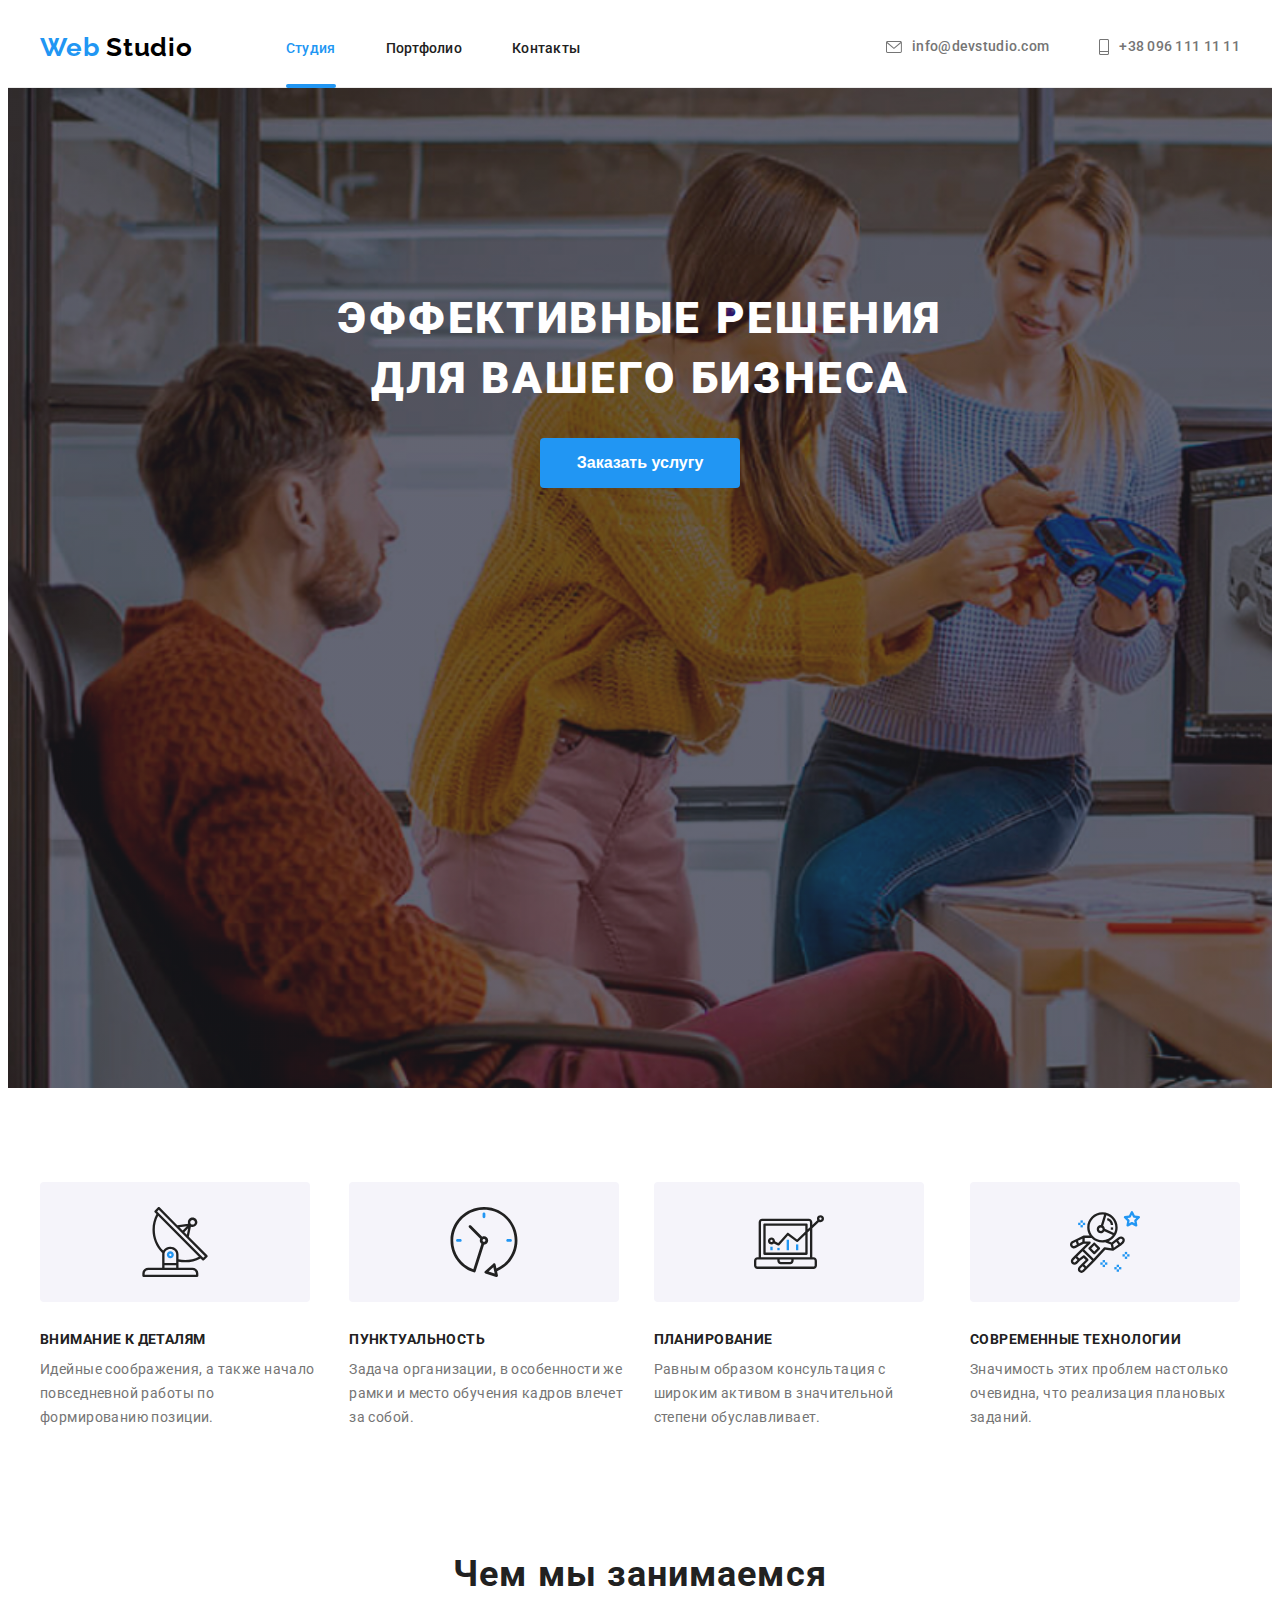
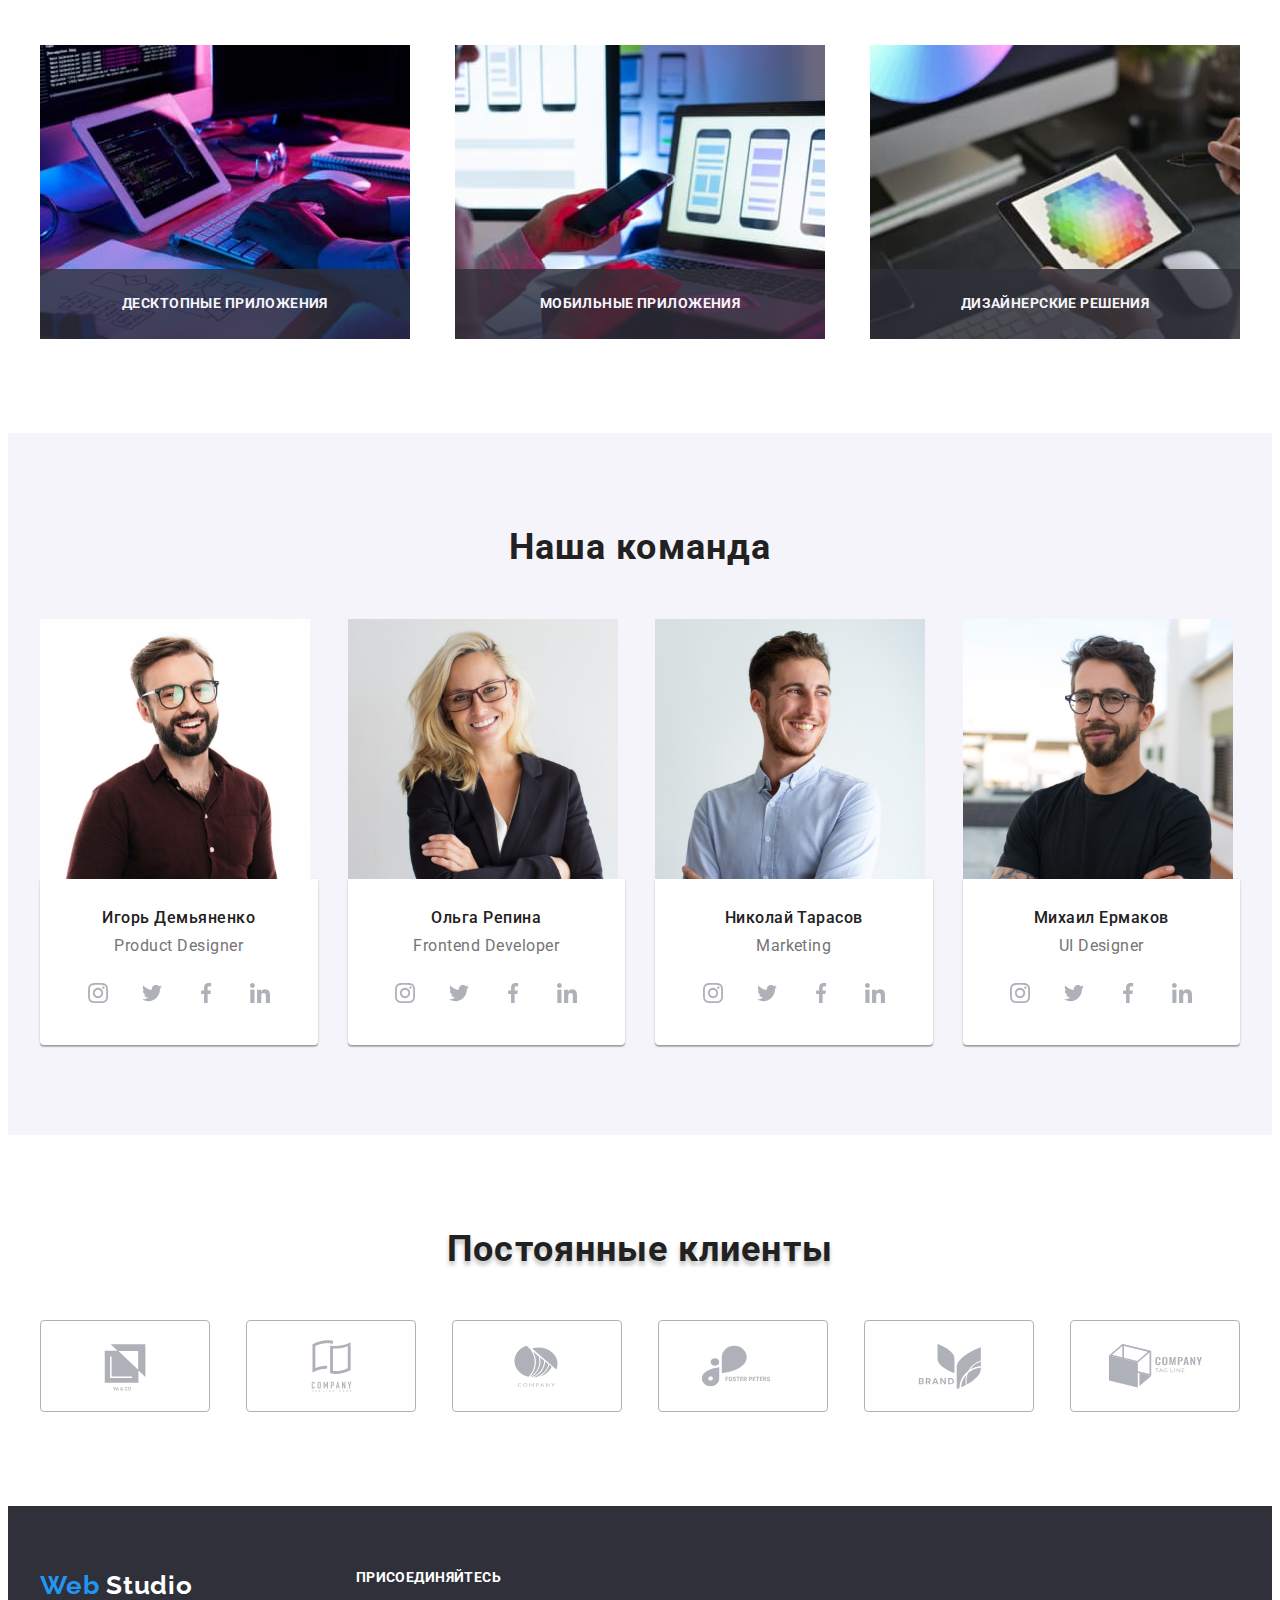
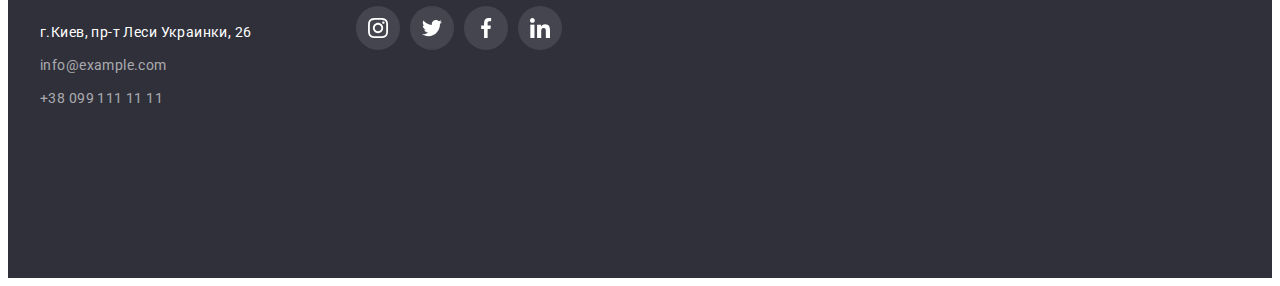
<file: index.html>
<!DOCTYPE html>
<html lang="ru">
  <head>
    <meta charset="UTF-8" />
    <meta http-equiv="X-UA-Compatible" content="IE=edge" />
    <meta name="viewport" content="width=device-width, initial-scale=1.0" />
    <title>Студия</title>
    <link rel="preconnect" href="https://fonts.googleapis.com" />
    <link rel="preconnect" href="https://fonts.gstatic.com" crossorigin />
    <link
      href="https://fonts.googleapis.com/css2?family=Raleway:wght@700&family=Roboto:wght@400;500;700;900&display=swap"
      rel="stylesheet"
    />
    <link
      rel="stylesheet"
      href="https://cdnjs.cloudflare.com/ajax/libs/modern-normalize/1.1.0/modern-normalize.min.css"
      integrity="sha512-wpPYUAdjBVSE4KJnH1VR1HeZfpl1ub8YT/NKx4PuQ5NmX2tKuGu6U/JRp5y+Y8XG2tV+wKQpNHVUX03MfMFn9Q=="
      crossorigin="anonymous"
      referrerpolicy="no-referrer"
    />
    <link rel="stylesheet" href="./css/styles.css" />
  </head>
  <body>
    <!--Header section-->
    <header class="header-page">
      <div class="container header-container">
        <nav class="navigation">
          <a class="logo link" href=""
            >Web<span class="header-logo"> Studio</span></a
          >
          <ul class="navigation-list list">
            <li class="nav-list-item">
              <a class="nav-list link current" href="./index.html">Студия</a>
            </li>
            <li class="nav-list-item">
              <a class="nav-list link" href="./portfolio.html">Портфолио</a>
            </li>
            <li class="nav-list-item">
              <a class="nav-list link" href="">Контакты
                  
              </a>
            </li>
          </ul>
        </nav>
        <a
          class="header-contact header-list link"
          href="mailto:info@devstudio.com"
          >
          <svg class="contact-icon" width="16" height="12">
              <use href="./img/sprite.svg#email"></use>
          </svg>
          info@devstudio.com</a
        ><br />
        <a class="header-list link" href="tel:+380961111111">
          <svg class="contact-icon" width="10" height="16">
              <use href="./img/sprite.svg#phone"></use>
          </svg>
                  +38 096 111 11 11
           </a
        >
      </div>
    </header>
    <!--hero section-->
    <main>
      <section class="hero-section">
        <div class="container">
          <h1 class="main-title">
            ЭФФЕКТИВНЫЕ РЕШЕНИЯ <br />
            ДЛЯ ВАШЕГО БИЗНЕСА
          </h1>
          <button class="main-btn" type="button" data-modal-open>Заказать услугу</button>
        </div>
      </section>
      <!--excellence-->
      <section class="section">
        <div class="container">
        
     <ul class="excellence-list list">
            <li class="excellent-list-item elements-section">
              <div class="excellence-image-list">
              <svg class="excellence-image">
                <use href="./img/sprite.svg#antenna" width="70" height="70"></use>
              </svg>
              </div>
              <h3 class="excellence-title section-title">Внимание к деталям</h3>
              <p class="text-pharagrapher">
                Идейные соображения, а также начало повседневной работы по
                формированию позиции.
              </p>
            </li>
            <li class="excellent-list-item elements-section">
              <div class="excellence-image-list">
              <svg class="excellence-image">
                <use href="./img/sprite.svg#clock" width="70" height="70"></use>
              </svg>
              </div>
              <h3 class="excellence-title section-title">Пунктуальность</h3>
              <p class="text-pharagrapher">
                Задача организации, в особенности же рамки и место обучения
                кадров влечет за собой.
              </p>
            </li>
            <li class="excellent-list-item elements-section">
              <div class="excellence-image-list">
              <svg class="excellence-image">
                <use href="./img/sprite.svg#diagram" width="70" height="70"></use>
              </svg>
              </div>
              <h3 class="excellence-title section-title">Планирование</h3>
              <p class="text-pharagrapher">
                Равным образом консультация с широким активом в значительной
                степени обуславливает.
              </p>
            </li>
            <li class="excellent-list-item elements-section">
              <div class="excellence-image-list">
              <svg class="excellence-image">
                <use href="./img/sprite.svg#astronaut" width="70" height="70"></use>
              </svg>
              </div>
              <h3 class="excellence-title section-title">
                Современные технологии
              </h3>
              <p class="text-pharagrapher">
                Значимость этих проблем настолько очевидна, что реализация
                плановых заданий.
              </p>
            </li>
          </ul>
        </div>
      </section>
      <!--gallery-->
      <section class="gallery-section">
        <div class="container">
          <h2 class="gallery-title title">Чем мы занимаемся</h2>
          <ul class="gallery-list list">
            <li class="gallery-list-item">
              <div class="image-onlay">
              <img
                src="img/laptop.jpg"
                alt="Ноутбук"
                width="370"
                height="294"
              />
              <p class="onlay">Десктопные приложения</p>
              </div>

            </li>
            <li class="gallery-list-item">
              <div class="image-onlay">
              <img
                src="img/telephone.jpg"
                alt="Телефон"
                width="370"
                height="294"
              />
              <p class="onlay">Мобильные приложения</p>
              </div>
            </li>
            <li class="gallery-list-item">
              <div class="image-onlay">
              <img
                src="img/tablet.jpg"
                alt="Планшет"
                width="370"
                height="294"
              />
              <p class="onlay">Дизайнерские решения</p>
</div>
            </li>
          </ul>
        </div>
      </section>
      <!--team-->
      <section class="team-section">
        <div class="container">
          <h2 class="team-section-title section-title title">Наша команда</h2>
          <ul class="team-section-list list list-section">
            <li class="elements-team-section">
              <img
                src="img/demianenko.jpg"
                alt="Игорь Демьяненко"
                width="270"
                height="260"
              />
              <div class="section-item-style">
                <h3 class="title-name section-title">Игорь Демьяненко</h3>
                <p class="text-pharagrapher-picture">Product Designer</p>
                <ul class="social-list list">
                  <li class="social-list-item">
                    <a class="social-list-link link" href="">
                      <svg class="social-list-icon" width="20" height="20">
                        <use href="./img/sprite.svg#instagram"></use>
                      </svg>
                    </a>
                  </li>
                  <li class="social-list-item">
                    <a class="social-list-link" href="">
                      <svg class="social-list-icon" width="20" height="20">
                        <use href="./img/sprite.svg#twitter"></use>
                      </svg>
                    </a>
                  </li>
                  <li class="social-list-item">
                    <a class="social-list-link" href="">
                      <svg class="social-list-icon" width="20" height="20">
                        <use href="./img/sprite.svg#facebook"></use>
                      </svg>
                    </a>
                  </li>
                  <li class="social-list-item">
                    <a class="social-list-link" href="">
                      <svg class="social-list-icon" width="20" height="20">
                        <use href="./img/sprite.svg#linkedin"></use>
                      </svg>
                    </a>
                  </li>
                </ul>
              </div>
            </li>
            <li class="elements-team-section">
              <img
                src="img/repina.jpg"
                alt="Ольга Репина"
                width="270"
                height="260"
              />
              <div class="section-item-style">
                <h3 class="title-name section-title">Ольга Репина</h3>
                <p class="text-pharagrapher-picture">Frontend Developer</p>
                <ul class="social-list list">
                  <li class="social-list-item">
                    <a class="social-list-link link" href="">
                      <svg class="social-list-icon" width="20" height="20">
                        <use href="./img/sprite.svg#instagram"></use>
                      </svg>
                    </a>
                  </li>
                  <li class="social-list-item">
                    <a class="social-list-link" href="">
                      <svg class="social-list-icon" width="20" height="20">
                        <use href="./img/sprite.svg#twitter"></use>
                      </svg>
                    </a>
                  </li>
                  <li class="social-list-item">
                    <a class="social-list-link" href="">
                      <svg class="social-list-icon" width="20" height="20">
                        <use href="./img/sprite.svg#facebook"></use>
                      </svg>
                    </a>
                  </li>
                  <li class="social-list-item">
                    <a class="social-list-link" href="">
                      <svg class="social-list-icon" width="20" height="20">
                        <use href="./img/sprite.svg#linkedin"></use>
                      </svg>
                    </a>
                  </li>
                </ul>
              </div>
            </li>
            <li class="elements-team-section">
              <img
                src="img/tarasov.jpg"
                alt="Николай Тарасов"
                width="270"
                height="260"
              />
              <div class="section-item-style">
                <h3 class="title-name section-title">Николай Тарасов</h3>
                <p class="text-pharagrapher-picture">Marketing</p>
                <ul class="social-list list">
                  <li class="social-list-item">
                    <a class="social-list-link link" href="">
                      <svg class="social-list-icon" width="20" height="20">
                        <use href="./img/sprite.svg#instagram"></use>
                      </svg>
                    </a>
                  </li>
                  <li class="social-list-item">
                    <a class="social-list-link" href="">
                      <svg class="social-list-icon" width="20" height="20">
                        <use href="./img/sprite.svg#twitter"></use>
                      </svg>
                    </a>
                  </li>
                  <li class="social-list-item">
                    <a class="social-list-link" href="">
                      <svg class="social-list-icon" width="20" height="20">
                        <use href="./img/sprite.svg#facebook"></use>
                      </svg>
                    </a>
                  </li>
                  <li class="social-list-item">
                    <a class="social-list-link" href="">
                      <svg class="social-list-icon" width="20" height="20">
                        <use href="./img/sprite.svg#linkedin"></use>
                      </svg>
                    </a>
                  </li>
                </ul>
              </div>
            </li>
            <li class="elements-team-section">
              <img
                src="img/ermakov.jpg"
                alt="Михаил Ермаков"
                width="270"
                height="260"
              />
              <div class="section-item-style">
                <h3 class="title-name section-title">Михаил Ермаков</h3>
                <p class="text-pharagrapher-picture">UI Designer</p>
                <ul class="social-list list">
                  <li class="social-list-item">
                    <a class="social-list-link link" href="">
                      <svg class="social-list-icon" width="20" height="20">
                        <use href="./img/sprite.svg#instagram"></use>
                      </svg>
                    </a>
                  </li>
                  <li class="social-list-item">
                    <a class="social-list-link" href="">
                      <svg class="social-list-icon" width="20" height="20">
                        <use href="./img/sprite.svg#twitter"></use>
                      </svg>
                    </a>
                  </li>
                  <li class="social-list-item">
                    <a class="social-list-link" href="">
                      <svg class="social-list-icon" width="20" height="20">
                        <use href="./img/sprite.svg#facebook"></use>
                      </svg>
                    </a>
                  </li>
                  <li class="social-list-item">
                    <a class="social-list-link" href="">
                      <svg class="social-list-icon" width="20" height="20">
                        <use href="./img/sprite.svg#linkedin"></use>
                      </svg>
                    </a>
                  </li>
                </ul>
              </div>
            </li>
          </ul>
        </div>
      </section>
      <section class="clients-section">
        <div class="container">
        <h2 class="clients-section-title">Постоянные клиенты</h2>
        <ul class="clients-group list">
          <li class="clients-group-items">
            <a class="clients-group-link link" href="">
            <svg class="clients-group-icons">
              <use href="./img/sprite.svg#logoone" width="106px" height="60px"></use>
            </svg>
            </a>
          </li>
          <li class="clients-group-items">
            <a class="clients-group-link link" href="">
            <svg class="clients-group-icons">
              <use href="./img/sprite.svg#logosix" width="106px" height="60px"></use>
            </svg>
            </a>
          </li>
          <li class="clients-group-items">
            <a class="clients-group-link link" href="">
            <svg class="clients-group-icons">
              <use href="./img/sprite.svg#logotwo" width="106px" height="60px"></use>
            </svg>
            </a>
          </li>
          <li class="clients-group-items">
            <a class="clients-group-link link" href="">
            <svg class="clients-group-icons">
              <use href="./img/sprite.svg#logothree" width="106px" height="60px"></use>
            </svg>
            </a>
          </li>
          <li class="clients-group-items">
            <a class="clients-group-link link" href="">
            <svg class="clients-group-icons">
              <use href="./img/sprite.svg#logofour" width="106px" height="60px"></use>
            </svg>
            </a>
          </li>
          <li class="clients-group-items">
            <a class="clients-group-link link" href="">
            <svg class="clients-group-icons">
              <use href="./img/sprite.svg#logofive" width="106px" height="60px"></use>
            </svg>
            </a>
          </li>
        </ul>
</div>



      </section>
    </main>
    <!--footer-->
    <footer class="footer-page">
      <div class="container footer-container">
        <ul class="footer-page-list list">
        <li class="footer-page-item-left item">
        <a class="logo link" href=""
          >Web <span class="footer-logo">Studio</span></a
        >
        <address class="address-footer-section">
          <a
            class="address-link-footer footer-link link"
            href="https://goo.gl/maps/NCbFZVhdr69n7xjG8"
            >г.Киев, пр-т Леси Украинки, 26
          </a>
        </address>

        <a
          class="mail-link-footer footer-link link"
          href="mailto:info@example.com"
          >info@example.com</a
        >
        <br />
        <div class="link-phone">
          <a
            class="link-number-phone-footer footer-link link"
            href="tel:+380991111111"
            >+38 099 111 11 11</a
            >
        </div>
    
          </li>

          <li class="footer-page-item-right item">
          <h3 class="footer-contact-title">ПРИСОЕДИНЯЙТЕСЬ</h3>
       <ul class="footer-contacts-list list">
         <li class="footer-contacts-item item">
          <a class="footer-contacts-link link" href="">
           <svg class="footer-icons">
             <use href="./img/sprite.svg#instagram" width="20px" height="20px"></use>
           </svg>
           </a>
         </li>
         <li class="footer-contacts-item item">
           <a class="footer-contacts-link link" href="">
           <svg class="footer-icons">
             <use href="./img/sprite.svg#twitter" width="20px" height="20px"></use>
           </svg>
           </a>
         </li>
         <li class="footer-contacts-item item">
           <a class="footer-contacts-link link" href="">
           <svg class="footer-icons">
             <use href="./img/sprite.svg#facebook" width="20px" height="20px"></use>
           </svg>
           </a>
         </li>
         <li class="footer-contacts-item item">
           <a class="footer-contacts-link link" href="">
           <svg class="footer-icons">
             <use href="./img/sprite.svg#linkedin" width="20px" height="20px"></use>
           </svg>
           </a>
         </li>
         </li>
       </ul>
       </ul>
      </div>
    </footer>
       <div class="backdrop is-hidden" data-modal>
      <div class="modal">
        <button type="button" class="modal-close-btn" data-modal-close>
          <svg class="modal-close-icon" width="18" height="18">
            <use href="./img/sprite.svg#close"></use>
          </svg>
        </button>
      </div>
    </div>
    <script src="./js/modal.js"></script>
  </body>
</html>
</file>
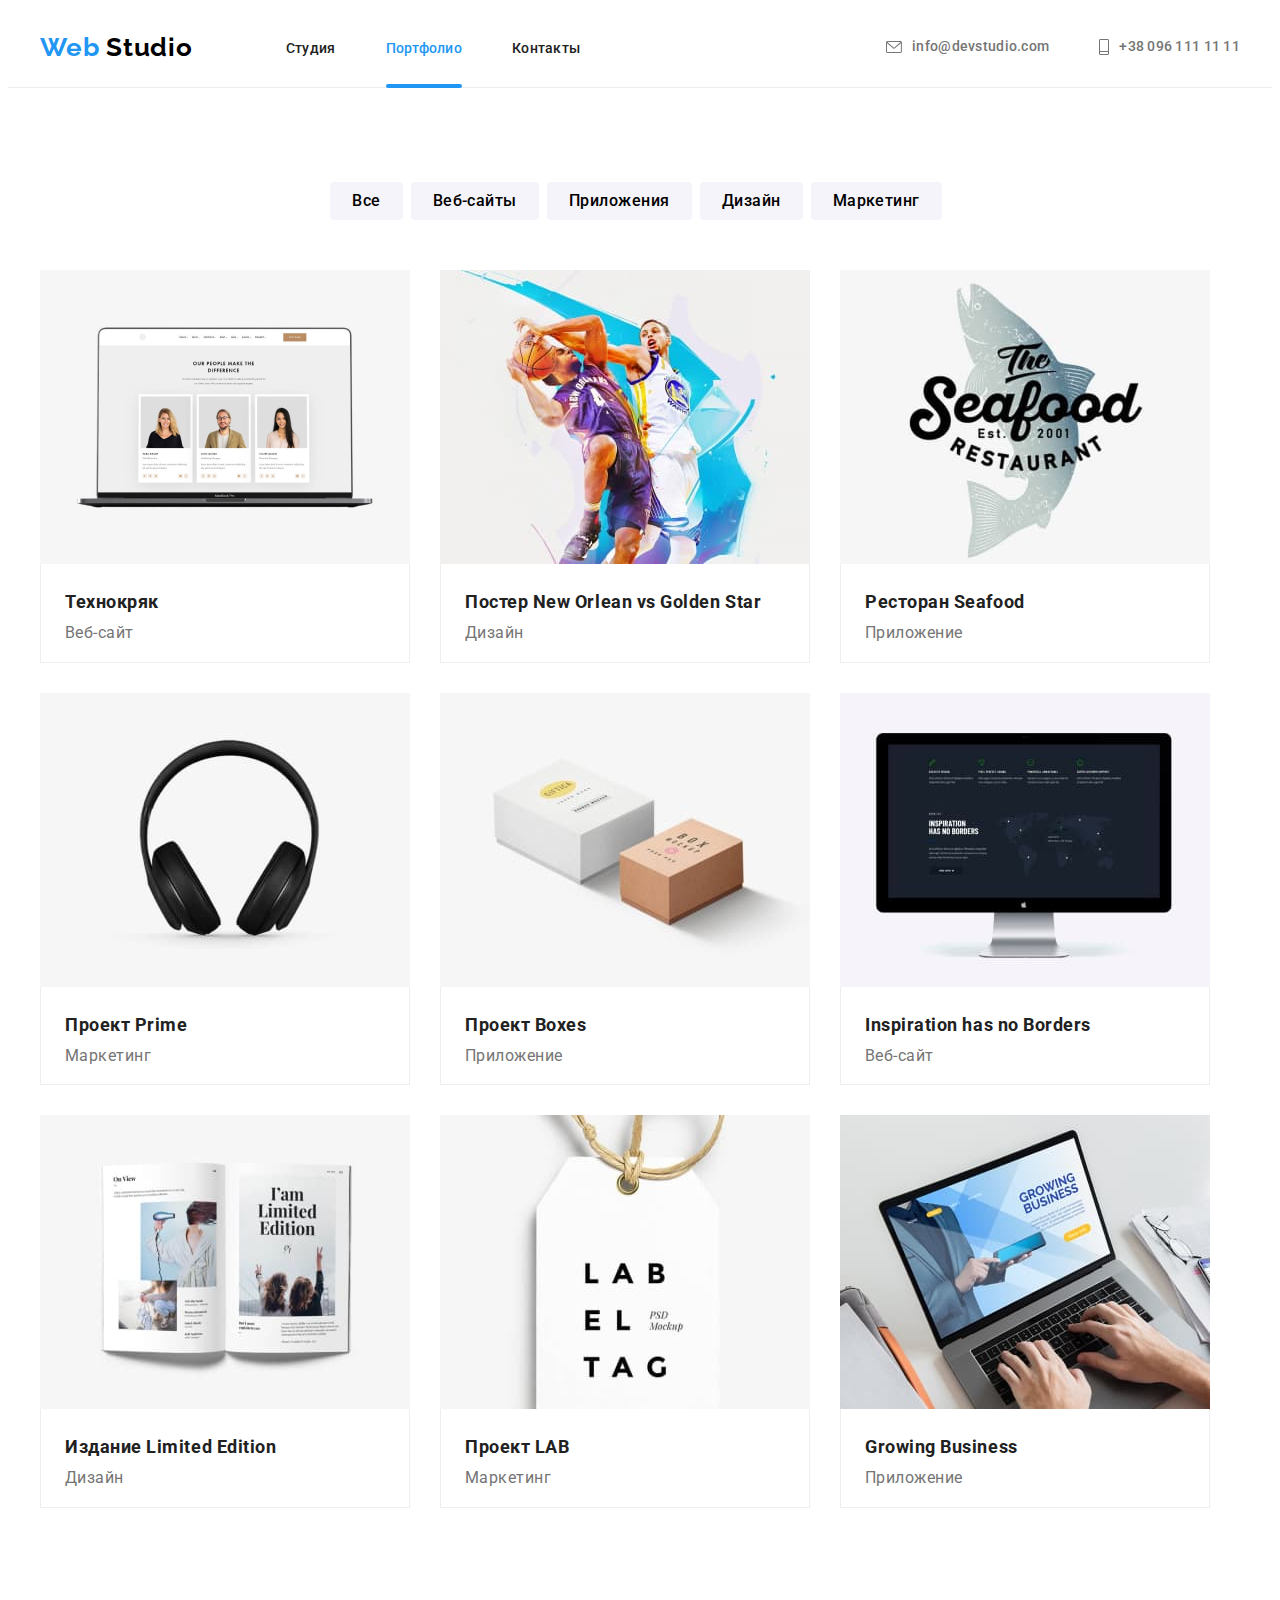
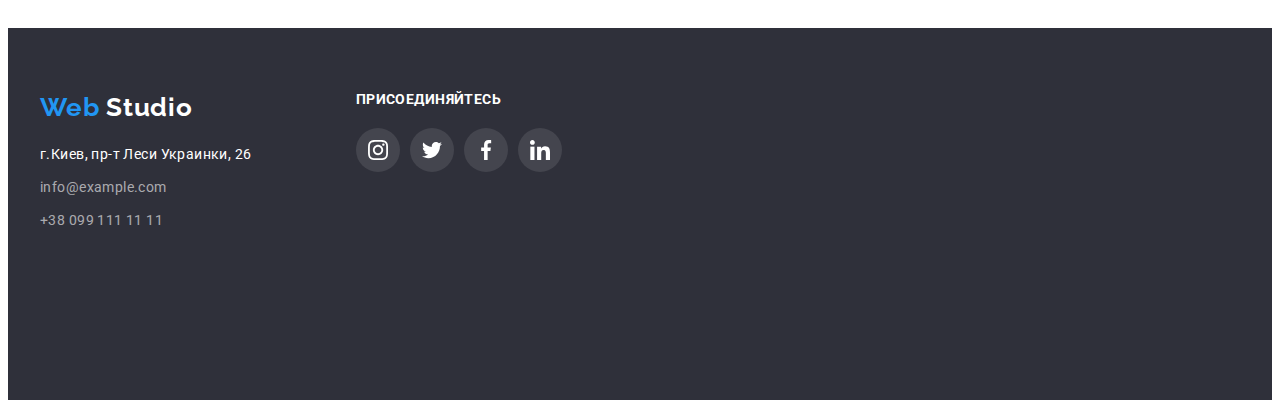
<file: portfolio.html>
<!DOCTYPE html>
<html lang="ru">
  <head>
    <meta charset="UTF-8" />
    <meta http-equiv="X-UA-Compatible" content="IE=edge" />
    <meta name="viewport" content="width=device-width, initial-scale=1.0" />
    <title>Портфолио</title>
    <link rel="preconnect" href="https://fonts.googleapis.com" />
    <link rel="preconnect" href="https://fonts.gstatic.com" crossorigin />
    <link
      href="https://fonts.googleapis.com/css2?family=Raleway:wght@700&family=Roboto:wght@400;500;700;900&display=swap"
      rel="stylesheet"
    />
    <link
      rel="stylesheet"
      href="https://cdnjs.cloudflare.com/ajax/libs/modern-normalize/1.1.0/modern-normalize.min.css"
      integrity="sha512-wpPYUAdjBVSE4KJnH1VR1HeZfpl1ub8YT/NKx4PuQ5NmX2tKuGu6U/JRp5y+Y8XG2tV+wKQpNHVUX03MfMFn9Q=="
      crossorigin="anonymous"
      referrerpolicy="no-referrer"
    />
    <link rel="stylesheet" href="./css/styles.css" />
  </head>
  <body>
    <header class="header-page">
      <div class="container header-container">
        <nav class="navigation">
          <a class="logo link" href=""
            >Web<span class="header-logo"> Studio</span></a
          >
          <ul class="navigation-list list">
            <li class="nav-list-item">
              <a class="nav-list link" href="./index.html">Студия</a>
            </li>
            <li class="nav-list-item">
              <a class="nav-list link current" href="./portfolio.html">Портфолио</a>
            </li>
            <li class="nav-list-item">
              <a class="nav-list link" href="">Контакты
                  
              </a>
            </li>
          </ul>
        </nav>
        <a
          class="header-contact header-list link"
          href="mailto:info@devstudio.com"
          >
          <svg class="contact-icon" width="16" height="12">
              <use href="./img/sprite.svg#email"></use>
          </svg>
          info@devstudio.com</a
        ><br />
        <a class="header-list link" href="tel:+380961111111">
          <svg class="contact-icon" width="10" height="16">
              <use href="./img/sprite.svg#phone"></use>
          </svg>
                  +38 096 111 11 11
           </a
        >
      </div>
    </header>

    <main>
      <section class="navigation-portfolio">
        <div class="container">
          <ul class="list title button-list">
            <li><button class="nav-list-button" type="button">Все</button></li>
            <li>
              <button class="nav-list-button" type="button">Веб-сайты</button>
            </li>
            <li>
              <button class="nav-list-button" type="button">Приложения</button>
            </li>
            <li>
              <button class="nav-list-button" type="button">Дизайн</button>
            </li>
            <li>
              <button class="nav-list-button" type="button">Маркетинг</button>
            </li>
          </ul>
          <ul class="product-section-list list product-section">
            <a class="product-section-link link" href="">
            <li class="product-section-list-item elements-section img-overlay">
              <div class="img-overlay">
              <img
                src="./img/monitorlaptop.jpg"
                alt="Веб-сайт"
                width="370"
                height="294"
              />
              <p class="overlay">Технокряк это современная площадка распространения коронавируса. Компании используют эту платформу для цифрового шпионажа и атак на защищённые сервера конкурентов.</p>
              </div>
              <div class="product-section-style">
                <h3 class="title-name portfolio-title">Технокряк</h3>
                <p class="text-pharagrapher-picture-second">Веб-сайт</p>
              </div>
              </a>
            </li>
            <li class="product-section-list-item elements-section img-overlay">
              <div class="img-overlay">
              <img
                src="./img/ball.jpg"
                alt="Баскетболисты"
                width="370"
                height="294"
              />
              <p class="overlay"></p>
              </div>
              <div class="product-section-style">
                <h3 class="title-name portfolio-title">
                  Постер New Orlean vs Golden Star
                </h3>
                <p class="text-pharagrapher-picture-second">Дизайн</p>
              </div>
            </li>
            <li class="product-section-list-item elements-section img-overlay">
              <div class="img-overlay">
              <img
                src="./img/seafood.jpg"
                alt="Рыба"
                width="370"
                height="294"
              />
              <p class="overlay"></p>
              </div>
              <div class="product-section-style">
                <h3 class="title-name portfolio-title">Ресторан Seafood</h3>
                <p class="text-pharagrapher-picture-second">Приложение</p>
              </div>
            </li>
            <li class="product-section-list-item elements-section img-overlay">
              <div class="img-overlay">
              <img
                src="./img/headphones.jpg"
                alt="Наушники"
                width="370"
                height="294"
              />
              <p class="overlay"></p>
              </div>
              <div class="product-section-style">
                <h3 class="title-name portfolio-title">Проект Prime</h3>
                <p class="text-pharagrapher-picture-second">Маркетинг</p>
              </div>
            </li>
            <li class="product-section-list-item elements-section img-overlay">
              <div class="img-overlay">
              <img src="./img/boxes.jpg" alt="Боксы" width="370" height="294" />
              <p class="overlay"></p>
              </div>
              <div class="product-section-style">
                <h3 class="title-name portfolio-title">Проект Boxes</h3>
                <p class="text-pharagrapher-picture-second">Приложение</p>
              </div>
            </li>
            <li class="product-section-list-item elements-section img-overlay">
              <div class="img-overlay">
              <img
                src="./img/monitor.jpg"
                alt="Монитор"
                width="370"
                height="
                294"
              />
              <p class="overlay"></p>
              </div>
              <div class="product-section-style">
                <h3 class="title-name portfolio-title">
                  Inspiration has no Borders
                </h3>
                <p class="text-pharagrapher-picture-second">Веб-сайт</p>
              </div>
            </li>
            <li class="product-section-list-item elements-section img-overlay">
              <div class="img-overlay">
              <img
                src="./img/journal.jpg"
                alt="Журнал"
                width="370"
                height="294"
              />
              <p class="overlay"></p>
              </div>
              <div class="product-section-style">
                <h3 class="title-name portfolio-title">
                  Издание Limited Edition
                </h3>
                <p class="text-pharagrapher-picture-second">Дизайн</p>
              </div>
            </li>
            <li class="product-section-list-item elements-section img-overlay">
              <div class="img-overlay">
              <img src="./img/label.jpg" alt="Ярлык" width="370" height="294" />
              <p class="overlay"></p>
              </div>
              <div class="product-section-style">
                <h3 class="title-name portfolio-title">Проект LAB</h3>
                <p class="text-pharagrapher-picture-second">Маркетинг</p>
              </div>
            </li>
            <li class="product-section-list-item elements-section img-overlay">
              <div class="img-overlay">
              <img
                src="./img/keyboard.jpg"
                alt="Клавиатура"
                width="370"
                height="294"
              />
              <p class="overlay"></p>
              </div>
              <div class="product-section-style">
                <h3 class="title-name portfolio-title">Growing Business</h3>
                <p class="text-pharagrapher-picture-second">Приложение</p>
              </div>
            </li>
          </ul>
        </div>
      </section>
    </main>

       <footer class="footer-page">
      <div class="container footer-container">
        <ul class="footer-page-list list">
        <li class="footer-page-item-left item">
        <a class="logo link" href=""
          >Web <span class="footer-logo">Studio</span></a
        >
        <address class="address-footer-section">
          <a
            class="address-link-footer footer-link link"
            href="https://goo.gl/maps/NCbFZVhdr69n7xjG8"
            >г.Киев, пр-т Леси Украинки, 26
          </a>
        </address>

        <a
          class="mail-link-footer footer-link link"
          href="mailto:info@example.com"
          >info@example.com</a
        >
        <br />
        <div class="link-phone">
          <a
            class="link-number-phone-footer footer-link link"
            href="tel:+380991111111"
            >+38 099 111 11 11</a
            >
        </div>
    
          </li>

          <li class="footer-page-item-right item">
          <h3 class="footer-contact-title">ПРИСОЕДИНЯЙТЕСЬ</h3>
       <ul class="footer-contacts-list list">
         <li class="footer-contacts-item item">
          <a class="footer-contacts-link link" href="">
           <svg class="footer-icons">
             <use href="./img/sprite.svg#instagram" width="20px" height="20px"></use>
           </svg>
           </a>
         </li>
         <li class="footer-contacts-item item">
           <a class="footer-contacts-link link" href="">
           <svg class="footer-icons">
             <use href="./img/sprite.svg#twitter" width="20px" height="20px"></use>
           </svg>
           </a>
         </li>
         <li class="footer-contacts-item item">
           <a class="footer-contacts-link link" href="">
           <svg class="footer-icons">
             <use href="./img/sprite.svg#facebook" width="20px" height="20px"></use>
           </svg>
           </a>
         </li>
         <li class="footer-contacts-item item">
           <a class="footer-contacts-link link" href="">
           <svg class="footer-icons">
             <use href="./img/sprite.svg#linkedin" width="20px" height="20px"></use>
           </svg>
           </a>
         </li>
         </li>
       </ul>
       </ul>
      </div>
    </footer>

 
  </body>
</html>
</file>
<file: css/styles.css>
:root {
  --accent-color: #2196f3;
  --primary-font-family: "Roboto", sans-serif;
  --secondary-font-family: "Raleway", sans-serif;
  --backgroung-color-dark-theme: #2f303a;
  --background-light-theme: #f5f4fa;
  --primary-text-color-theme-dark: #ffffff;
  --primary-text-color-theme-light: #212121;
  --secondary-text-color-theme-light: #757575;
  --logo-color: #000000;
}

h1,
h2,
h3,
h4,
h5,
h6,
p {
  margin-top: 0;
  margin-bottom: 0;
}
ul,
ol {
  margin-top: 0;
  margin-bottom: 0;
  padding-left: 0;
}
img {
  display: block;
}

.container {
  width: 1200px;
  padding-left: 15px;
  padding-right: 15px;
  margin-left: auto;
  margin-right: auto;
}

body {
  font-family: var(--primary-font-family);
  color: var(--primary-text-color-theme-light);
}

.list {
  list-style: none;
}
.link {
  text-decoration: none;
}

.logo {
  font-family: var(--secondary-font-family);
  font-weight: 700;
  font-size: 26px;
  line-height: 1.19;
  color: var(--accent-color);
  letter-spacing: 0.03em;
}

/* Header section */
.header-page {
  color: var(--primary-text-color-theme-light);
  background-color: var(--primary-text-color-theme-dark);
  padding-top: 24px;
  padding-bottom: 24px;
  border-bottom: 1px solid #ececec;
}

.header-container,
.navigation,
.navigation-list {
  display: flex;
  align-items: center;
}

.header-list:hover .contact-icon,
.header-list:focus .contact-icon {
  fill: var(--accent-color);
}

.header-list {
  display: flex;
  color: var(--secondary-text-color-theme-light);
  font-weight: 500;
  font-size: 14px;
  line-height: 1.14;
  letter-spacing: 0.02em;
  align-items: center;
  transition: color 250ms cubic-bezier(0.4, 0, 0.2, 1);
}

.contact-icon {
  fill: rgba(117, 117, 117, 1);
  margin-right: 10px;
}

.header-logo {
  color: var(--logo-color);
}
.logo {
  margin-right: 93px;
}

.header-list:hover,
.header-list:focus,
.link-number-phone-footer:hover,
.mail-link-footer:hover,
.link-number-phone-footer:focus,
.mail-link-footer:focus {
  color: var(--accent-color);
}

/* Navigation */
.nav-list:hover,
.nav-list:focus {
  color: var(--accent-color);
}

.nav-list-item:not(:last-child) {
  margin-right: 50px;
}

.nav-list.link.current::after {
  position: absolute;
  content: "";
  width: 100%;
  height: 4px;
  background-color: var(--accent-color);
  bottom: 0;
  left: 0;
  height: 4px;
  top: 46px;
  border-radius: 2px;
}

.nav-list-item {
  position: relative;
}

.nav-list {
  color: inherit;
  font-weight: 500;
  font-size: 14px;
  line-height: 1.14;
  letter-spacing: 0.02em;
  transition: color 250ms cubic-bezier(0.4, 0, 0.2, 1);
}

.nav-list-button {
  font-family: var(--primary-font-family);
  font-weight: 500;
  font-size: 16px;
  line-height: 1.62;
  letter-spacing: 0.03em;
  background-color: var(--background-light-theme);
  cursor: pointer;
  border-radius: 4px;
  border: none;
  text-align: center;
  padding: 6px 22px;
  transition: color 250ms cubic-bezier(0.4, 0, 0.2, 1),
    background-color 250ms cubic-bezier(0.4, 0, 0.2, 1);
}

.header-contact {
  margin-left: auto;
  margin-right: 50px;
}

.nav-list-button:hover,
.nav-list-button:focus {
  color: var(--primary-text-color-theme-dark);
  background-color: var(--accent-color);
  cursor: pointer;
  box-shadow: 0px 3px 1px rgba(0, 0, 0, 0.1), 0px 1px 2px rgba(0, 0, 0, 0.08),
    0px 2px 2px rgba(0, 0, 0, 0.12);
  filter: drop-shadow(0px 4px 4px rgba(0, 0, 0, 0.25));
}

.nav-list.link.current {
  color: var(--accent-color);
}

/* PORTFOLIO */
.img-overlay {
  position: relative;
  overflow: hidden;
}

.overlay {
  position: absolute;
  top: 0px;
  left: 0px;
  width: 100%;
  height: 100%;
  font-family: var(--primary-font-family);
  color: rgba(255, 255, 255, 1);
  background-color: rgba(33, 150, 243, 0.9);
  overflow: auto;
  transform: translateY(100%);
  transition: transform 250ms cubic-bezier(0.4, 0, 0.2, 1);
  font-size: 18px;
  line-height: 1.56;
  letter-spacing: 0.03em;
  padding: 63px 24px 63px 24px;
}


.image-onlay {
 position: relative;
 overflow: auto;
}

.onlay {
position: absolute;
width: 100%;
height: 70px;
left: 0;
bottom: 0px;
background: rgba(47, 48, 58, 0.8);
font-family: 'Roboto';
font-style: normal;
font-weight: 700;
font-size: 14px;
line-height: 1.14;
text-align: center;
letter-spacing: 0.03em;
text-transform: uppercase;
display: flex;
justify-content: center;
align-items: center;
color: var(--background-light-theme);
}



.img-overlay:hover .overlay,
.img-overlay:focus .overlay {
  transform: translateY(0%);
}

.navigation-portfolio {
  padding-top: 94px;
  padding-bottom: 120px;
}

.button-list {
  display: flex;
  align-items: center;
  justify-content: center;
  /* margin-bottom: 50px; */
}

.nav-list-button {
  margin-right: 8px;
}

.product-section-style {
  background-color: var(--primary-text-color-theme-dark);
  border: 1px solid #eeeeee;
  box-sizing: border-box;
  padding: 20px 24px;
  border-top: none;
}

.product-section-link {
  color: inherit;
}

.product-section-list-item {
  transition: box-shadow 250ms cubic-bezier(0.4, 0, 0.2, 1),
    filter 250ms cubic-bezier(0.4, 0, 0.2, 1);
}

.product-section-list-item:hover,
.product-section-list-item:focus {
  box-sizing: border-box;
  box-shadow: 0px 3px 1px rgba(0, 0, 0, 0.1), 0px 1px 2px rgba(0, 0, 0, 0.08),
    0px 2px 2px rgba(0, 0, 0, 0.12);
  filter: drop-shadow(0px 4px 4px rgba(0, 0, 0, 0.25));
}

.hero-section {
  background-image: linear-gradient(
      rgba(47, 48, 58, 0.4),
      rgba(47, 48, 58, 0.4)
    ),
    url(../img/bg.jpg);
  background-size: cover;
  background-color: var(--backgroung-color-dark-theme);
  height: 600px;
  text-align: center;
  padding-top: 200px;
  padding-bottom: 200px;
}

.main-title {
  font-weight: 900;
  font-size: 44px;
  line-height: 1.36;
  letter-spacing: 0.06em;
  line-height: 60px;
  color: var(--primary-text-color-theme-dark);
  cursor: pointer;
  margin-bottom: 30px;
}

.main-btn {
  font-weight: 700;
  width: 200px;
  height: 50px;
  border-radius: 4px;
  font-size: 16px;
  line-height: 1.87;
  color: var(--primary-text-color-theme-dark);
  background-color: var(--accent-color);
  cursor: pointer;
  border: 0px;
  min-width: 200px;
  padding: 10px 32px;
}

/* Excellence */
.excellence-title {
  font-weight: 700;
  font-size: 14px;
  line-height: 1.14;
  letter-spacing: 0.03em;
  text-transform: uppercase;
  color: inherit;
}
.text-pharagrapher {
  font-size: 14px;
  line-height: 1.71;
  letter-spacing: 0.03em;
  color: var(--secondary-text-color-theme-light);
}
.excellence-list {
  display: flex;
  margin-left: -30px;
  /* margin-bottom: -30px; */
}

.excellence-image {
  width: 70px;
  height: 70px;
}

.excellence-image-list {
  display: flex;
  justify-content: center;
  align-items: center;
  background-color: #f5f4fa;
  width: 270px;
  height: 120px;
  border-radius: 4px;
  margin-bottom: 30px;
}

/* Gallery */
.gallery-title,
.team-section-title {
  font-weight: 700;
  font-size: 36px;
  line-height: 1.16;
  text-align: center;
  letter-spacing: 0.03em;
}

.gallery-list {
  display: flex;
  justify-content: space-between;
}
.gallery-list-item {
  flex-basis: calc((100% - 90px) / 3);
}

/* Team */
.title-name {
  font-weight: 500;
  font-size: 16px;
  line-height: 1.11;
  text-align: center;
  letter-spacing: 0.03em;
  margin-bottom: 10px;
}

.team-section-list {
  display: flex;
  flex-wrap: wrap;
  margin-left: -30px;
  /* margin-bottom: -30px; */
}

.section-item-style {
  background-color: var(--primary-text-color-theme-dark);
  border-radius: 0px 0px 4px 4px;
  box-shadow: 0px 1px 3px rgba(0, 0, 0, 0.12), 0px 1px 1px rgba(0, 0, 0, 0.14),
    0px 2px 1px rgba(0, 0, 0, 0.2);
  padding-top: 30px;
  padding-bottom: 30px;
}

.section {
  padding-top: 94px;
  padding-bottom: 94px;
  /* display: flex; */
}

.product-section {
  display: flex;
  flex-wrap: wrap;
  margin-left: -30px;
  /* margin-bottom: -30px; */
  margin-top: 0;
}

.list-section {
  padding-top: 0px;
}

.elements-team-section {
  flex-basis: calc((100% - 120px) / 4);
  margin-left: 30px;
}

.elements-section {
  margin-left: 30px;
}

.elements-section:nth-last-of-type(n + 4) {
  margin-bottom: 30px;
}

.team-section {
  display: flex;
  background: var(--background-light-theme);
  /* margin-left: -30px;
  margin-bottom: -30px; */
  padding-top: 94px;
  padding-bottom: 90px;
}

.social-list-item {
  margin-right: 10px;
}
.social-list-item:last-child {
  margin-right: 0px;
}

.social-list {
  display: flex;
  justify-content: center;
}

.social-list-link {
  display: flex;
  align-items: center;
  justify-content: center;
  width: 44px;
  height: 44px;
  border-radius: 50%;
  margin-right: 10px;
  transition: color 250ms cubic-bezier(0.4, 0, 0.2, 1),
    background-color 250ms cubic-bezier(0.4, 0, 0.2, 1);
}

.social-list-link:last-child {
  margin-right: 0;
}

.social-list-link:hover .social-list-icon,
.social-list-link:focus .social-list-icon {
  fill: white;
}

.social-list-link:hover,
.social-list-link:focus {
  background-color: var(--accent-color);
}

.social-list-icon {
  fill: rgba(175, 177, 184, 1);
}

.team-section-padding {
  padding-bottom: 90px;
}

.gallery-section {
  padding-bottom: 94px;
}

.section-title {
  margin-bottom: 10px;
}

.title {
  margin-bottom: 50px;
}

.portfolio-title {
  margin-bottom: 4px;
  font-weight: 700;
  font-size: 18px;
  line-height: 2;
  text-align: left;
}

.text-pharagrapher-picture {
  font-size: 16px;
  line-height: 1.11;
  text-align: left;
  letter-spacing: 0.03em;
  color: var(--secondary-text-color-theme-light);
  text-align: center;
  margin-bottom: 16px;
}

.text-pharagrapher-picture-second {
  font-size: 16px;
  line-height: 1.11;
  text-align: left;
  letter-spacing: 0.03em;
  color: var(--secondary-text-color-theme-light);
}
/* CLIENTS */

.clients-section-title {
  font-weight: 700;
  font-size: 36px;
  line-height: 1.16;
  text-align: center;
  letter-spacing: 0.03em;
  margin-bottom: 50px;
  color: var(--primary-text-color-theme-light);
  text-shadow: 0px 4px 4px rgba(0, 0, 0, 0.25);
}

.clients-section {
  padding-top: 94px;
  padding-bottom: 94px;
}

.clients-group {
  display: flex;
  justify-content: space-between;
}

.clients-group-icons {
  fill: rgba(175, 177, 184, 1);
  transition: fill 250ms cubic-bezier(0.4, 0, 0.2, 1);
}

.clients-group-link {
  display: flex;
  justify-content: center;
  width: 170px;
  height: 92px;
  border: 1px solid #afb1b8;
  box-sizing: border-box;
  border-radius: 4px;
  padding: 16px 32px;
  transition: border-color 250ms cubic-bezier(0.4, 0, 0.2, 1);
}

.clients-group-link:hover .clients-group-icons,
.clients-group-link:focus .clients-group-icons {
  fill: var(--accent-color);
}

.clients-group-link:hover {
  border-color: var(--accent-color);
}

/* Footer section */
.footer-page {
  display: flex;
  background-color: var(--backgroung-color-dark-theme);
  height: 252px;
  padding-top: 64px;
  padding-bottom: 56px;
  justify-content: space-between;
}

.footer-link {
  font-weight: 400;
  font-size: 14px;
  line-height: 1.71;
  letter-spacing: 0.03em;
  transition: color 250ms cubic-bezier(0.4, 0, 0.2, 1);
}

.footer-link,
.footer-logo {
  color: var(--primary-text-color-theme-dark);
}

.mail-link-footer,
.link-number-phone-footer {
  color: rgba(255, 255, 255, 0.6);
  font-size: 14px;
  line-height: 1.71;
  letter-spacing: 0.03em;
}
.address-link-footer {
  font-style: normal;
}

.address-footer-section {
  margin-top: 20px;
  margin-bottom: 9px;
}
.link-phone {
  margin-top: 9px;
}

.footer-container {
  display: block;
}
.footer-contacts-item {
  width: 44px;
  height: 44px;
  background-color: rgba(255, 255, 255, 0.1);
  border-radius: 50%;
  margin-right: 10px;
  transition: background-color 250ms cubic-bezier(0.4, 0, 0.2, 1);
}

.footer-contacts-item:last-child {
  margin-right: 0;
}

.footer-contacts-item:hover,
.footer-contacts-item:focus {
  background-color: var(--accent-color);
}

.footer-contacts-link:focus {
  background-color: var(--accent-color);
  border-radius: 50%;
}

.footer-page-list {
  display: flex;
}
.footer-contacts-list {
  display: flex;
  justify-content: left;
}

.footer-icons {
  fill: #ffffff;
  width: 20px;
  height: 20px;
}

.footer-contacts-link {
  display: flex;
  align-items: center;
  justify-content: center;
  width: 44px;
  height: 44px;
}

.footer-page-item-left {
  margin-right: 70px;
}

.footer-contact-title {
  color: var(--primary-text-color-theme-dark);
  font-size: 14px;
  line-height: 1.14;
  letter-spacing: 0.03em;
  margin-bottom: 20px;
}

.backdrop {
  position: fixed;
  top: 0;
  left: 0;
  width: 100vw;
  height: 100vh;
  background-color: rgba(0, 0, 0, 0.2);
  transition: opacity 250ms cubic-bezier(0.4, 0, 0.2, 1),
    visibility 250ms cubic-bezier(0.4, 0, 0.2, 1);
}

.backdrop.is-hidden {
  opacity: 0;
  visibility: hidden;
  pointer-events: none;
}

.modal {
  position: absolute;
  top: 50%;
  left: 50%;
  transform: translate(-50%, -50%);
  width: 528px;
  height: 580px;
  background-color: var(--background-light-theme);
}
.modal-close-btn {
  display: flex;
  justify-content: center;
  align-items: center;
  position: absolute;
  top: 8px;
  right: 8px;
  width: 30px;
  height: 30px;
  border-radius: 50%;
  border: 1px solid rgba(0, 0, 0, 0.1);
  box-sizing: border-box;
  background-color: var(--primary-text-color-theme-dark);
  padding: 0;
  cursor: pointer;
}
</file>
